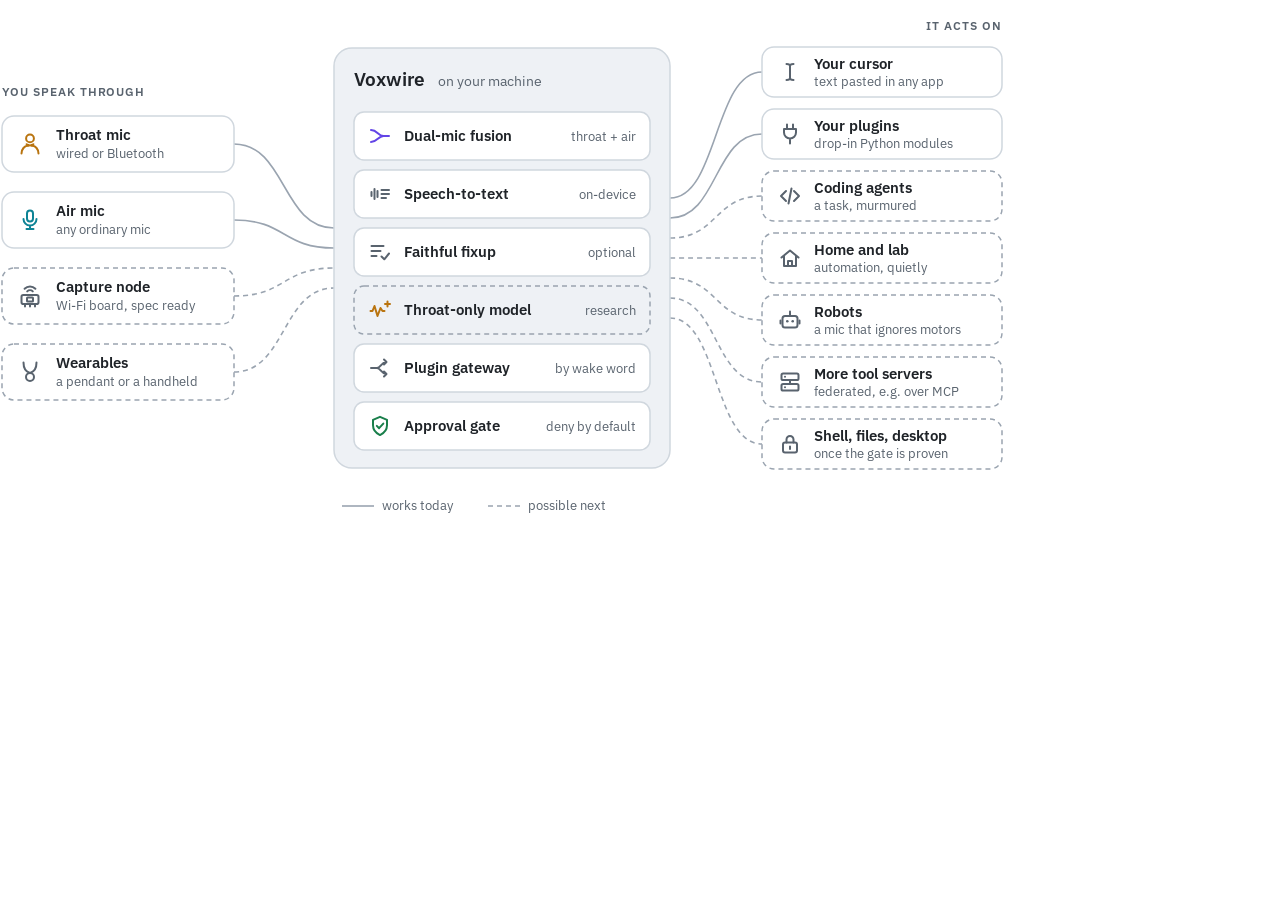
<file: docs/images/src/future.html>
<!doctype html>
<html data-theme="light">
<head>
<meta charset="utf-8">
<link rel="stylesheet" href="https://fonts.googleapis.com/css2?family=IBM+Plex+Mono:wght@400;500&family=IBM+Plex+Sans:wght@400;500;600&display=swap">
<link rel="stylesheet" href="style.css">
</head>
<body>
<!-- Future directions: what you can speak through, what runs on your machine, and what it
     could act on. Solid = works today; dashed = possible next. Keep it in step with the
     README's Status and Future directions sections. -->
<svg width="1004" height="524" viewBox="-2 0 1004 524" role="img"
     aria-label="Voxwire as a hub. You speak through a throat mic and an air mic today, and possibly a Wi-Fi capture node or a wearable next. On your machine it fuses, transcribes, optionally fixes mishearings, routes to plugins and gates risky actions; a throat-only enhancement model is research. Today it acts on your cursor and your plugins; next it could reach coding agents, home and lab automation, robots, more tool servers, and shell, file and desktop tools once the approval gate is proven.">
  <defs>
    <!-- 24-unit stroke glyphs -->
    <symbol id="g-person" viewBox="0 0 24 24"><circle cx="12" cy="6.4" r="3.9"/><path d="M3.5 21.5c0-4.6 3.2-7.4 6-7.9M20.5 21.5c0-4.6-3.2-7.4-6-7.9M8.6 12.2c2.1 1.5 4.7 1.5 6.8 0"/><circle cx="10" cy="13.3" r="1.5" class="solid"/><circle cx="14" cy="13.3" r="1.5" class="solid"/></symbol>
    <symbol id="g-mic" viewBox="0 0 24 24"><rect x="9" y="2.5" width="6" height="11" rx="3"/><path d="M5.5 11a6.5 6.5 0 0 0 13 0M12 17.5v3.5M8.5 21h7"/></symbol>
    <symbol id="g-board" viewBox="0 0 24 24"><rect x="3.5" y="11" width="17" height="9" rx="1.8"/><rect x="9" y="13.5" width="6" height="4" rx=".6"/><path d="M7 20v2.5M12 20v2.5M17 20v2.5M9.2 7.4a4 4 0 0 1 5.6 0M6.6 4.8a7.6 7.6 0 0 1 10.8 0"/></symbol>
    <symbol id="g-pendant" viewBox="0 0 24 24"><path d="M5.5 2.5c0 6 3 9.5 6.5 10.5M18.5 2.5c0 6-3 9.5-6.5 10.5"/><circle cx="12" cy="17" r="4"/></symbol>
    <symbol id="g-merge" viewBox="0 0 24 24"><path d="M3 6c6.5 0 7 6 12.5 6M3 18c6.5 0 7-6 12.5-6M15.5 12H21"/></symbol>
    <symbol id="g-text" viewBox="0 0 24 24"><path d="M3.5 10v4M6.5 7v10M9.5 9v6M13.5 8H21M13.5 12H21M13.5 16h4.5"/></symbol>
    <symbol id="g-check" viewBox="0 0 24 24"><path d="M3.5 6h12M3.5 11h9M3.5 16h5m5 .5 2.8 2.8 4.7-5.8"/></symbol>
    <symbol id="g-wave" viewBox="0 0 24 24"><path d="M2.5 13h2l2-5 3 10 3-8 2 3h2M19.5 3.5v5M17 6h5"/></symbol>
    <symbol id="g-route" viewBox="0 0 24 24"><path d="M3 12h6c3.5 0 4.5-6 9-6M9 12c3.5 0 4.5 6 9 6M16 3.5 18.5 6 16 8.5M16 15.5l2.5 2.5-2.5 2.5"/></symbol>
    <symbol id="g-shield" viewBox="0 0 24 24"><path d="M12 2.8 19 5.8v5.4c0 4.4-3 7.9-7 9.9-4-2-7-5.5-7-9.9V5.8z"/><path d="m8.8 11.9 2.3 2.3 4.2-4.6"/></symbol>
    <symbol id="g-cursor" viewBox="0 0 24 24"><path d="M12 6v12M8.5 4c2 0 3.5.7 3.5 2 0-1.3 1.5-2 3.5-2M8.5 20c2 0 3.5-.7 3.5-2 0 1.3 1.5 2 3.5 2"/></symbol>
    <symbol id="g-plug" viewBox="0 0 24 24"><path d="M9 2.5V7M15 2.5V7M6 7h12v3.5a6 6 0 0 1-12 0zM12 16.5v5"/></symbol>
    <symbol id="g-code" viewBox="0 0 24 24"><path d="M8 7l-5 5 5 5M16 7l5 5-5 5M13.5 4.5l-3 15"/></symbol>
    <symbol id="g-home" viewBox="0 0 24 24"><path d="M3.5 11.5 12 4.5l8.5 7M6 9.5V20h12V9.5M10 20v-5h4v5"/></symbol>
    <symbol id="g-robot" viewBox="0 0 24 24"><rect x="4.5" y="8" width="15" height="11.5" rx="2.5"/><path d="M12 8V4.5M2.5 12.5v3M21.5 12.5v3"/><circle cx="12" cy="3.6" r="1" class="solid"/><circle cx="9.3" cy="13.2" r="1.3" class="solid"/><circle cx="14.7" cy="13.2" r="1.3" class="solid"/></symbol>
    <symbol id="g-servers" viewBox="0 0 24 24"><rect x="3.5" y="3.5" width="17" height="6.5" rx="1.6"/><rect x="3.5" y="14" width="17" height="6.5" rx="1.6"/><path d="M7 6.75h.01M7 17.25h.01M12 10v4"/></symbol>
    <symbol id="g-lock" viewBox="0 0 24 24"><rect x="5" y="10.5" width="14" height="10" rx="2"/><path d="M8.5 10.5V7.5a3.5 3.5 0 0 1 7 0v3M12 14.5v2.5"/></symbol>
  </defs>

  <!-- column heads -->
  <g font-size="12" class="muted" letter-spacing=".08em" font-weight="600">
    <text x="0" y="96">YOU SPEAK THROUGH</text>
    <text x="1000" y="30" text-anchor="end">IT ACTS ON</text>
  </g>

  <!-- links: inputs into the hub, the hub out to what it acts on -->
  <g class="link">
    <path d="M232,144 C284,144 280,228 332,228"/>
    <path d="M232,220 C284,220 280,248 332,248"/>
    <path d="M232,296 C284,296 280,268 332,268" class="next"/>
    <path d="M232,372 C284,372 280,288 332,288" class="next"/>
    <path d="M668,198 C716,198 712,72 760,72"/>
    <path d="M668,218 C716,218 712,134 760,134"/>
    <path d="M668,238 C716,238 712,196 760,196" class="next"/>
    <path d="M668,258 C716,258 712,258 760,258" class="next"/>
    <path d="M668,278 C716,278 712,320 760,320" class="next"/>
    <path d="M668,298 C716,298 712,382 760,382" class="next"/>
    <path d="M668,318 C716,318 712,444 760,444" class="next"/>
  </g>

  <!-- inputs -->
  <g class="nodes">
    <rect x="0" y="116" width="232" height="56" rx="12" class="card"/>
    <use href="#g-person" x="16" y="132" width="24" height="24" class="glyph c-throat"/>
    <text x="54" y="140" class="title">Throat mic</text><text x="54" y="158" class="sub">wired or Bluetooth</text>

    <rect x="0" y="192" width="232" height="56" rx="12" class="card"/>
    <use href="#g-mic" x="16" y="208" width="24" height="24" class="glyph c-air"/>
    <text x="54" y="216" class="title">Air mic</text><text x="54" y="234" class="sub">any ordinary mic</text>

    <rect x="0" y="268" width="232" height="56" rx="12" class="card next"/>
    <use href="#g-board" x="16" y="284" width="24" height="24" class="glyph c-muted"/>
    <text x="54" y="292" class="title">Capture node</text><text x="54" y="310" class="sub">Wi-Fi board, spec ready</text>

    <rect x="0" y="344" width="232" height="56" rx="12" class="card next"/>
    <use href="#g-pendant" x="16" y="360" width="24" height="24" class="glyph c-muted"/>
    <text x="54" y="368" class="title">Wearables</text><text x="54" y="386" class="sub">a pendant or a handheld</text>
  </g>

  <!-- the hub -->
  <rect x="332" y="48" width="336" height="420" rx="18" class="panel"/>
  <rect x="332" y="48" width="336" height="420" rx="18" class="panel-edge"/>
  <text x="352" y="86" font-size="19" font-weight="600" class="ink">Voxwire</text>
  <text x="436" y="86" font-size="13.5" class="muted">on your machine</text>
  <g class="nodes">
    <rect x="352" y="112" width="296" height="48" rx="10" class="card"/>
    <use href="#g-merge" x="366" y="124" width="24" height="24" class="glyph c-fused"/>
    <text x="402" y="141" class="row">Dual-mic fusion</text><text x="634" y="141" class="sub" text-anchor="end">throat + air</text>

    <rect x="352" y="170" width="296" height="48" rx="10" class="card"/>
    <use href="#g-text" x="366" y="182" width="24" height="24" class="glyph c-muted"/>
    <text x="402" y="199" class="row">Speech-to-text</text><text x="634" y="199" class="sub" text-anchor="end">on-device</text>

    <rect x="352" y="228" width="296" height="48" rx="10" class="card"/>
    <use href="#g-check" x="366" y="240" width="24" height="24" class="glyph c-muted"/>
    <text x="402" y="257" class="row">Faithful fixup</text><text x="634" y="257" class="sub" text-anchor="end">optional</text>

    <rect x="352" y="286" width="296" height="48" rx="10" class="card next"/>
    <use href="#g-wave" x="366" y="298" width="24" height="24" class="glyph c-throat"/>
    <text x="402" y="315" class="row">Throat-only model</text><text x="634" y="315" class="sub" text-anchor="end">research</text>

    <rect x="352" y="344" width="296" height="48" rx="10" class="card"/>
    <use href="#g-route" x="366" y="356" width="24" height="24" class="glyph c-muted"/>
    <text x="402" y="373" class="row">Plugin gateway</text><text x="634" y="373" class="sub" text-anchor="end">by wake word</text>

    <rect x="352" y="402" width="296" height="48" rx="10" class="card"/>
    <use href="#g-shield" x="366" y="414" width="24" height="24" class="glyph c-good"/>
    <text x="402" y="431" class="row">Approval gate</text><text x="634" y="431" class="sub" text-anchor="end">deny by default</text>
  </g>

  <!-- what it acts on -->
  <g class="nodes">
    <rect x="760" y="47" width="240" height="50" rx="12" class="card"/>
    <use href="#g-cursor" x="776" y="60" width="24" height="24" class="glyph c-muted"/>
    <text x="812" y="69" class="title">Your cursor</text><text x="812" y="86" class="sub">text pasted in any app</text>

    <rect x="760" y="109" width="240" height="50" rx="12" class="card"/>
    <use href="#g-plug" x="776" y="122" width="24" height="24" class="glyph c-muted"/>
    <text x="812" y="131" class="title">Your plugins</text><text x="812" y="148" class="sub">drop-in Python modules</text>

    <rect x="760" y="171" width="240" height="50" rx="12" class="card next"/>
    <use href="#g-code" x="776" y="184" width="24" height="24" class="glyph c-muted"/>
    <text x="812" y="193" class="title">Coding agents</text><text x="812" y="210" class="sub">a task, murmured</text>

    <rect x="760" y="233" width="240" height="50" rx="12" class="card next"/>
    <use href="#g-home" x="776" y="246" width="24" height="24" class="glyph c-muted"/>
    <text x="812" y="255" class="title">Home and lab</text><text x="812" y="272" class="sub">automation, quietly</text>

    <rect x="760" y="295" width="240" height="50" rx="12" class="card next"/>
    <use href="#g-robot" x="776" y="308" width="24" height="24" class="glyph c-muted"/>
    <text x="812" y="317" class="title">Robots</text><text x="812" y="334" class="sub">a mic that ignores motors</text>

    <rect x="760" y="357" width="240" height="50" rx="12" class="card next"/>
    <use href="#g-servers" x="776" y="370" width="24" height="24" class="glyph c-muted"/>
    <text x="812" y="379" class="title">More tool servers</text><text x="812" y="396" class="sub">federated, e.g. over MCP</text>

    <rect x="760" y="419" width="240" height="50" rx="12" class="card next"/>
    <use href="#g-lock" x="776" y="432" width="24" height="24" class="glyph c-muted"/>
    <text x="812" y="441" class="title">Shell, files, desktop</text><text x="812" y="458" class="sub">once the gate is proven</text>
  </g>

  <!-- legend -->
  <g font-size="13" class="muted">
    <path d="M340,506 L372,506" class="link"/><text x="380" y="510">works today</text>
    <path d="M486,506 L518,506" class="link next"/><text x="526" y="510">possible next</text>
  </g>
</svg>
</body>
</html>
</file>
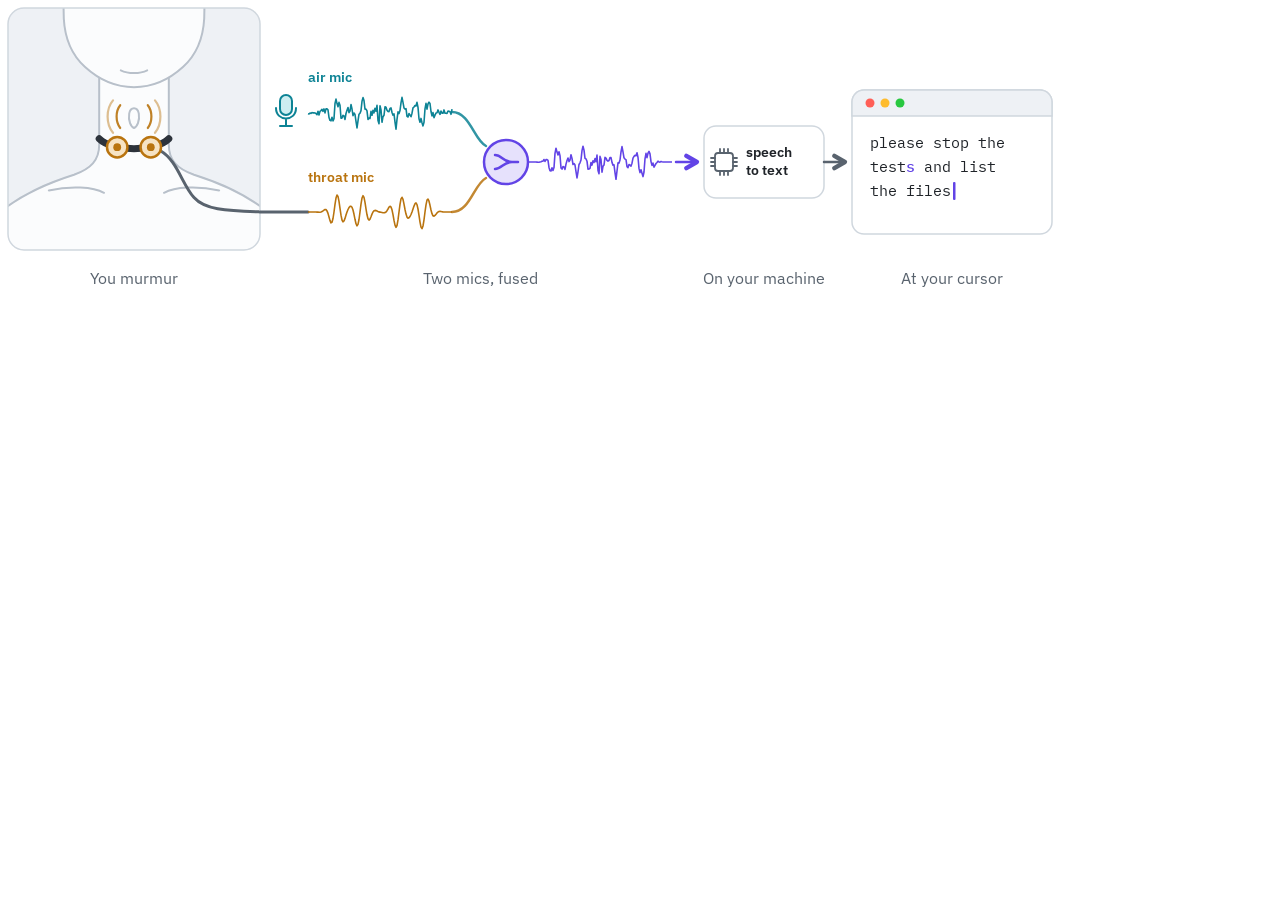
<file: docs/images/src/hero.html>
<!doctype html>
<html data-theme="light">
<head>
<meta charset="utf-8">
<link rel="stylesheet" href="https://fonts.googleapis.com/css2?family=IBM+Plex+Mono:wght@400;500&family=IBM+Plex+Sans:wght@400;500;600&display=swap">
<link rel="stylesheet" href="style.css">
</head>
<body>
<!-- README banner: murmur into a throat mic, two mics fused, transcribed locally, typed at
     your cursor. The waves are drawn by the script below: the throat wave has the voice but
     not the hiss of the "s"; the air wave has the hiss and the room; the fused wave has the
     voice and the hiss, and the room only while you speak: none before or after. -->
<svg width="1060" height="296" viewBox="0 0 1060 296" role="img"
     aria-label="You murmur into a throat mic. Its signal and an ordinary air mic's are fused into one, transcribed on your machine, and the text is typed where your cursor is.">
  <defs>
    <clipPath id="panel"><rect x="8" y="8" width="252" height="242" rx="16"/></clipPath>
    <marker id="head-f" viewBox="0 0 10 10" refX="7" refY="5" markerWidth="7" markerHeight="7" orient="auto">
      <path d="M1.5,1.5 L7.5,5 L1.5,8.5" class="arrow f-stroke"/></marker>
    <marker id="head-m" viewBox="0 0 10 10" refX="7" refY="5" markerWidth="7" markerHeight="7" orient="auto">
      <path d="M1.5,1.5 L7.5,5 L1.5,8.5" class="arrow m-stroke"/></marker>
  </defs>

  <!-- 1. you, wearing the throat mic (the throat-mic.html figure at 0.6 scale) -->
  <rect x="8" y="8" width="252" height="242" rx="16" class="panel"/>
  <g clip-path="url(#panel)">
    <g transform="translate(8,8) scale(0.6) translate(-8,-8)" class="scaled">
      <path class="figure" d="M160,60 L160,236 C160,262 146,276 118,286 C74,300 30,318 -10,352 L-10,440
               L446,440 L446,352 C406,318 362,300 318,286 C290,276 276,262 276,236 L276,60 Z"/>
      <path class="crease" d="M168,316 C150,306 112,304 76,312"/>
      <path class="crease" d="M268,316 C286,306 324,304 360,312"/>
      <path class="figure" d="M100,-20 L101,26 C103,62 114,86 136,106 C160,128 188,140 218,140
               C248,140 276,128 300,106 C322,86 333,62 335,26 L336,-20 Z"/>
      <path class="crease" d="M196,112 C208,118 228,118 240,112"/>
      <path class="crease" d="M210,184 C212,172 224,172 226,184 C228,196 223,206 218,208 C213,206 208,196 210,184 Z"/>
      <g class="t-stroke" fill="none" stroke-width="2.2" stroke-linecap="round">
        <path d="M195,170 C187,180 187,198 195,208" opacity=".9"/>
        <path d="M241,170 C249,180 249,198 241,208" opacity=".9"/>
        <path d="M183,162 C171,176 171,202 183,216" opacity=".45"/>
        <path d="M253,162 C265,176 265,202 253,216" opacity=".45"/>
      </g>
      <path class="cable" d="M262,246 C290,262 298,302 318,324 C334,342 360,348 460,348"/>
      <path class="band" d="M160,226 C182,248 254,248 276,226"/>
      <circle cx="190" cy="240" r="17" class="pod"/>
      <circle cx="190" cy="240" r="6.5" class="t-fill"/>
      <circle cx="246" cy="240" r="17" class="pod"/>
      <circle cx="246" cy="240" r="6.5" class="t-fill"/>
    </g>
  </g>
  <rect x="8" y="8" width="252" height="242" rx="16" class="panel-edge"/>

  <!-- 2. two mics, fused -->
  <g font-size="14">
    <path d="M260,212 L308,212" class="cable"/>
    <text x="308" y="182" class="t-fill" font-weight="600">throat mic</text>
    <path id="w-throat" class="wave t-stroke"/>
    <g class="a-stroke" fill="none" stroke-width="2" stroke-linecap="round" transform="translate(286,110)">
      <rect x="-6" y="-15" width="12" height="20" rx="6" class="a-soft"/>
      <path d="M-10,-2 C-10,12 10,12 10,-2 M0,9 L0,16 M-6,16 L6,16"/>
    </g>
    <text x="308" y="82" class="a-fill" font-weight="600">air mic</text>
    <path id="w-air" class="wave a-stroke"/>
  </g>
  <path d="M452,112 C470,112 474,140 486,146" class="arrow a-stroke" opacity=".85"/>
  <path d="M452,212 C470,212 474,184 486,178" class="arrow t-stroke" opacity=".85"/>
  <circle cx="506" cy="162" r="22" class="f-soft f-stroke" stroke-width="2.5"/>
  <path d="M495,155 C502,155 503,162 512,162 M495,169 C502,169 503,162 512,162 M512,162 L518,162"
        class="arrow f-stroke" stroke-width="2.2"/>
  <path id="w-fused" class="wave f-stroke"/>
  <path d="M676,162 L696,162" class="arrow f-stroke" marker-end="url(#head-f)"/>

  <!-- 3. transcribed on your machine -->
  <rect x="704" y="126" width="120" height="72" rx="12" class="card"/>
  <g transform="translate(724,162)" class="m-stroke" fill="none" stroke-width="1.8" stroke-linecap="round">
    <rect x="-9" y="-9" width="18" height="18" rx="3"/>
    <path d="M-4,-9 L-4,-13 M0,-9 L0,-13 M4,-9 L4,-13 M-4,9 L-4,13 M0,9 L0,13 M4,9 L4,13
             M-9,-4 L-13,-4 M-9,0 L-13,0 M-9,4 L-13,4 M9,-4 L13,-4 M9,0 L13,0 M9,4 L13,4"/>
  </g>
  <text x="746" y="157" font-size="14" class="ink" font-weight="600">speech</text>
  <text x="746" y="175" font-size="14" class="ink" font-weight="600">to text</text>
  <path d="M824,162 L844,162" class="arrow m-stroke" marker-end="url(#head-m)"/>

  <!-- 4. typed at your cursor -->
  <rect x="852" y="90" width="200" height="144" rx="12" class="card"/>
  <path d="M852,116 L852,102 A12,12 0 0 1 864,90 L1040,90 A12,12 0 0 1 1052,102 L1052,116 Z" class="card-2"/>
  <circle cx="870" cy="103" r="4.5" fill="#ff5f57"/>
  <circle cx="885" cy="103" r="4.5" fill="#febc2e"/>
  <circle cx="900" cy="103" r="4.5" fill="#28c840"/>
  <g font-size="15" class="mono ink">
    <text x="870" y="148">please stop the</text>
    <text x="870" y="172">test<tspan class="f-fill" font-weight="500">s</tspan> and list</text>
    <text x="870" y="196">the files</text>
  </g>
  <rect x="953" y="182" width="2.5" height="18" rx="1" class="f-fill"/>

  <!-- stage labels -->
  <g font-size="16" class="muted" text-anchor="middle">
    <text x="134" y="284">You murmur</text>
    <text x="480" y="284">Two mics, fused</text>
    <text x="764" y="284">On your machine</text>
    <text x="952" y="284">At your cursor</text>
  </g>

  <script>
  // Syllable-shaped bursts. The throat wave is voice only; the air wave adds the "s" hiss
  // (between the second and third syllables) and a room-noise floor; the fused wave keeps
  // the voice and the hiss, and the room's highs only while the gate is open. The gate
  // bridges the gaps between words (voxwire/fusion.py holds it 150 ms before voicing and
  // 200 ms after), so it is open across the phrase and closed before and after it.
  function rng(a) { return () => { a |= 0; a = a + 0x6D2B79F5 | 0; let t = Math.imul(a ^ a >>> 15, 1 | a);
    t = t + Math.imul(t ^ t >>> 7, 61 | t) ^ t; return ((t ^ t >>> 14) >>> 0) / 4294967296; }; }
  const bump = (u, c, w) => Math.exp(-(((u - c) / w) ** 2));
  const voice = u => bump(u, .2, .06) + bump(u, .37, .065) + bump(u, .63, .06) + bump(u, .8, .065);
  const hiss = u => bump(u, .5, .03);
  const ramp = x => Math.min(1, Math.max(0, x));
  const gate = u => ramp((u - .08) / .05) * ramp((.93 - u) / .05);
  function wave(id, x0, x1, y, amp, kind) {
    const n = x1 - x0, noise = rng(11), room = rng(29);
    let d = "";
    for (let i = 0; i <= n; i++) {
      const u = i / n, e = voice(u), h = hiss(u) * (noise() * 2 - 1), r = room() * 2 - 1;
      const lo = Math.sin(i / 13 * 2 * Math.PI), hi = Math.sin(i / 3.9 * 2 * Math.PI + 1);
      let v = 0;
      if (kind === "throat") v = e * lo;
      if (kind === "air") v = e * (.72 * lo + .3 * hi) + .95 * h + .17 * r;
      if (kind === "fused") v = e * (.78 * lo + .28 * hi) + .95 * h + .12 * gate(u) * r;
      d += (i ? "L" : "M") + (x0 + i).toFixed(1) + "," + (y - amp * v).toFixed(1);
    }
    document.getElementById(id).setAttribute("d", d);
  }
  wave("w-throat", 308, 452, 212, 17, "throat");
  wave("w-air", 308, 452, 112, 17, "air");
  wave("w-fused", 528, 672, 162, 17, "fused");
  </script>
</svg>
</body>
</html>
</file>
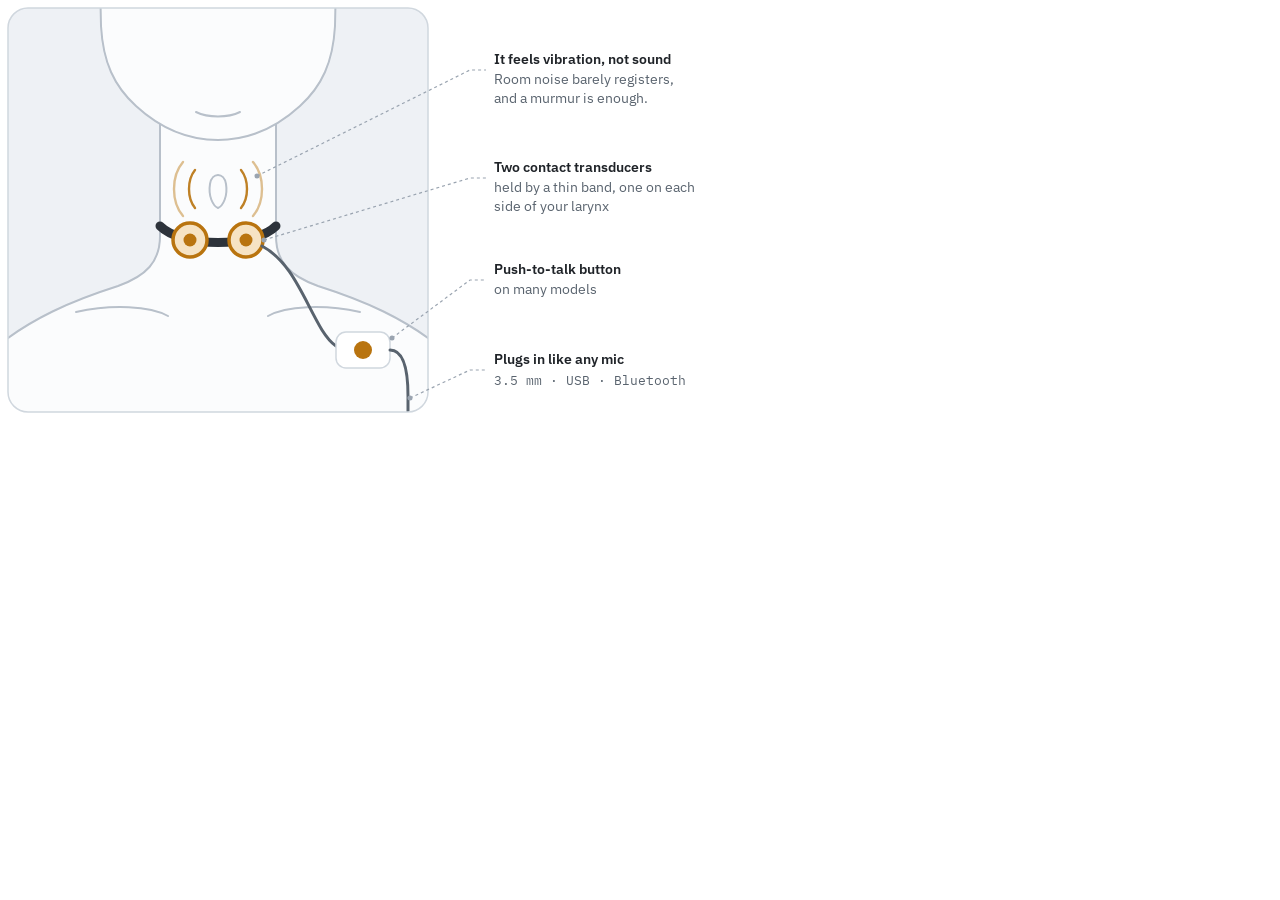
<file: docs/images/src/throat-mic.html>
<!doctype html>
<html data-theme="light">
<head>
<meta charset="utf-8">
<link rel="stylesheet" href="https://fonts.googleapis.com/css2?family=IBM+Plex+Mono:wght@400;500&family=IBM+Plex+Sans:wght@400;500;600&display=swap">
<link rel="stylesheet" href="style.css">
</head>
<body>
<!-- What a throat mic looks like, and how it is worn. An original drawing of the common
     design, not of any one product. -->
<svg width="800" height="420" viewBox="0 0 800 420" role="img"
     aria-label="A throat mic, worn: a thin band around the neck holds two small round contact transducers against either side of the larynx. A cable runs down to a push-to-talk button and on to a plug.">
  <defs>
    <marker id="pt" viewBox="0 0 10 10" refX="5" refY="5" markerWidth="7" markerHeight="7"><circle cx="5" cy="5" r="3" class="dot"/></marker>
    <clipPath id="panel"><rect x="8" y="8" width="420" height="404" rx="20"/></clipPath>
  </defs>

  <rect x="8" y="8" width="420" height="404" rx="20" class="panel"/>
  <g clip-path="url(#panel)">
    <!-- body: neck and shoulders -->
    <path class="figure" d="M160,60 L160,236 C160,262 146,276 118,286 C74,300 30,318 -10,352 L-10,440
             L446,440 L446,352 C406,318 362,300 318,286 C290,276 276,262 276,236 L276,60 Z"/>
    <!-- a hint of the collarbones -->
    <path class="crease" d="M168,316 C150,306 112,304 76,312"/>
    <path class="crease" d="M268,316 C286,306 324,304 360,312"/>
    <!-- head: lower face, jaw and chin (front view, cropped at the cheeks) -->
    <path class="figure" d="M100,-20 L101,26 C103,62 114,86 136,106 C160,128 188,140 218,140
             C248,140 276,128 300,106 C322,86 333,62 335,26 L336,-20 Z"/>
    <path class="crease" d="M196,112 C208,118 228,118 240,112"/>
    <!-- larynx and the vibration it makes -->
    <path class="crease" d="M210,184 C212,172 224,172 226,184 C228,196 223,206 218,208 C213,206 208,196 210,184 Z"/>
    <g class="t-stroke" fill="none" stroke-width="2.4" stroke-linecap="round">
      <path d="M195,170 C187,180 187,198 195,208" opacity=".9"/>
      <path d="M241,170 C249,180 249,198 241,208" opacity=".9"/>
      <path d="M183,162 C171,176 171,202 183,216" opacity=".45"/>
      <path d="M253,162 C265,176 265,202 253,216" opacity=".45"/>
    </g>

    <!-- the band and its two transducers -->
    <path class="band" d="M160,226 C182,248 254,248 276,226"/>
    <circle cx="190" cy="240" r="17" class="pod"/>
    <circle cx="190" cy="240" r="6.5" class="t-fill"/>
    <circle cx="246" cy="240" r="17" class="pod"/>
    <circle cx="246" cy="240" r="6.5" class="t-fill"/>

    <!-- cable -> push-to-talk -> plug -->
    <path class="cable" d="M262,246 C292,262 304,300 322,330 C332,346 340,350 350,350"/>
    <rect x="336" y="332" width="54" height="36" rx="10" class="device"/>
    <circle cx="363" cy="350" r="9" class="t-fill"/>
    <path class="cable" d="M390,350 C404,350 408,372 408,396 L408,420"/>
  </g>
  <rect x="8" y="8" width="420" height="404" rx="20" class="panel-edge"/>

  <!-- callouts, top to bottom in the order of what they point at -->
  <g font-size="14">
    <path class="leader" d="M257,176 L470,70 L486,70" marker-start="url(#pt)"/>
    <text x="494" y="64" class="ink" font-weight="600">It feels vibration, not sound</text>
    <text x="494" y="84" class="muted">Room noise barely registers,</text>
    <text x="494" y="103" class="muted">and a murmur is enough.</text>

    <path class="leader" d="M264,240 L470,178 L486,178" marker-start="url(#pt)"/>
    <text x="494" y="172" class="ink" font-weight="600">Two contact transducers</text>
    <text x="494" y="192" class="muted">held by a thin band, one on each</text>
    <text x="494" y="211" class="muted">side of your larynx</text>

    <path class="leader" d="M392,338 L470,280 L486,280" marker-start="url(#pt)"/>
    <text x="494" y="274" class="ink" font-weight="600">Push-to-talk button</text>
    <text x="494" y="294" class="muted">on many models</text>

    <path class="leader" d="M410,398 L470,370 L486,370" marker-start="url(#pt)"/>
    <text x="494" y="364" class="ink" font-weight="600">Plugs in like any mic</text>
    <text x="494" y="385" class="muted mono" font-size="13">3.5 mm · USB · Bluetooth</text>
  </g>
</svg>
</body>
</html>
</file>
<file: docs/images/src/style.css>
/* Shared look for the README illustrations: the tokens of docs/how-voxwire-works.html.
   make_images.py renders every src/*.html once per theme (data-theme="light"|"dark"). */
:root {
  --bg: #ffffff; --surface: #ffffff; --surface-2: #eef1f5; --border: #d0d7de;
  --ink: #1f2328; --muted: #59636e; --faint: #9aa4b0;
  --throat: #b9740f; --throat-soft: #f6e3c4; --air: #0d8395; --air-soft: #cdeef1;
  --fused: #6244e6; --fused-soft: #e6e1fc; --band: #2d333b; --good: #1a7f4b;
  --panel: #eef1f5; --figure: #fbfcfd; --figure-line: #b8c0ca;
  --sans: "IBM Plex Sans", system-ui, -apple-system, "Segoe UI", sans-serif;
  --mono: "IBM Plex Mono", ui-monospace, Menlo, monospace;
}
:root[data-theme="dark"] {
  --bg: #0d1117; --surface: #151b22; --surface-2: #1b232c; --border: #30363d;
  --ink: #e6edf3; --muted: #9198a1; --faint: #5b6470;
  --throat: #edac4c; --throat-soft: #3a2a12; --air: #49c4d6; --air-soft: #0f3036;
  --fused: #9d8dff; --fused-soft: #262048; --band: #c9d1d9; --good: #43c98a;
  --panel: #151b22; --figure: #222b36; --figure-line: #3d4855;
}
html, body { margin: 0; background: transparent; }
svg { display: block; font-family: var(--sans); }
.ink { fill: var(--ink); } .muted { fill: var(--muted); }
.mono { font-family: var(--mono); }
.panel { fill: var(--panel); }
.panel-edge { fill: none; stroke: var(--border); stroke-width: 1.5; }
.figure { fill: var(--figure); stroke: var(--figure-line); stroke-width: 2; stroke-linejoin: round; }
.crease { fill: none; stroke: var(--figure-line); stroke-width: 2; stroke-linecap: round; stroke-linejoin: round; }
.pod { fill: var(--throat-soft); stroke: var(--throat); stroke-width: 3.5; }
.device { fill: var(--surface); stroke: var(--border); stroke-width: 1.5; }
.leader { fill: none; stroke: var(--faint); stroke-width: 1.2; stroke-dasharray: 3 3; }
.dot { fill: var(--faint); }
.card { fill: var(--surface); stroke: var(--border); stroke-width: 1.5; }
.card-2 { fill: var(--surface-2); stroke: var(--border); stroke-width: 1.5; }
.t-fill { fill: var(--throat); } .t-stroke { stroke: var(--throat); }
.a-fill { fill: var(--air); } .a-soft { fill: var(--air-soft); } .a-stroke { stroke: var(--air); }
.f-fill { fill: var(--fused); } .f-soft { fill: var(--fused-soft); } .f-stroke { stroke: var(--fused); }
.band { fill: none; stroke: var(--band); stroke-width: 9; stroke-linecap: round; }
.cable { fill: none; stroke: var(--muted); stroke-width: 3; stroke-linecap: round; }
.m-stroke { stroke: var(--muted); }
.wave { fill: none; stroke-width: 1.6; stroke-linejoin: round; }
.scaled * { vector-effect: non-scaling-stroke; }
.scaled .band { stroke-width: 7; }
.scaled .pod { stroke-width: 2.5; }
.link { fill: none; stroke: var(--faint); stroke-width: 1.6; }
.link .next, .link.next { stroke-dasharray: 5 4; }
.card.next { fill: none; stroke: var(--faint); stroke-dasharray: 5 4; }
.glyph { fill: none; stroke: currentColor; stroke-width: 2; stroke-linecap: round; stroke-linejoin: round; }
.solid { fill: currentColor; stroke: none; }
.c-throat { color: var(--throat); } .c-air { color: var(--air); } .c-fused { color: var(--fused); }
.c-muted { color: var(--muted); } .c-good { color: var(--good); }
.title, .row { font-size: 14.5px; font-weight: 600; fill: var(--ink); }
.sub { font-size: 12.5px; fill: var(--muted); }
.arrow { fill: none; stroke-width: 2.5; stroke-linecap: round; stroke-linejoin: round; }
</file>
